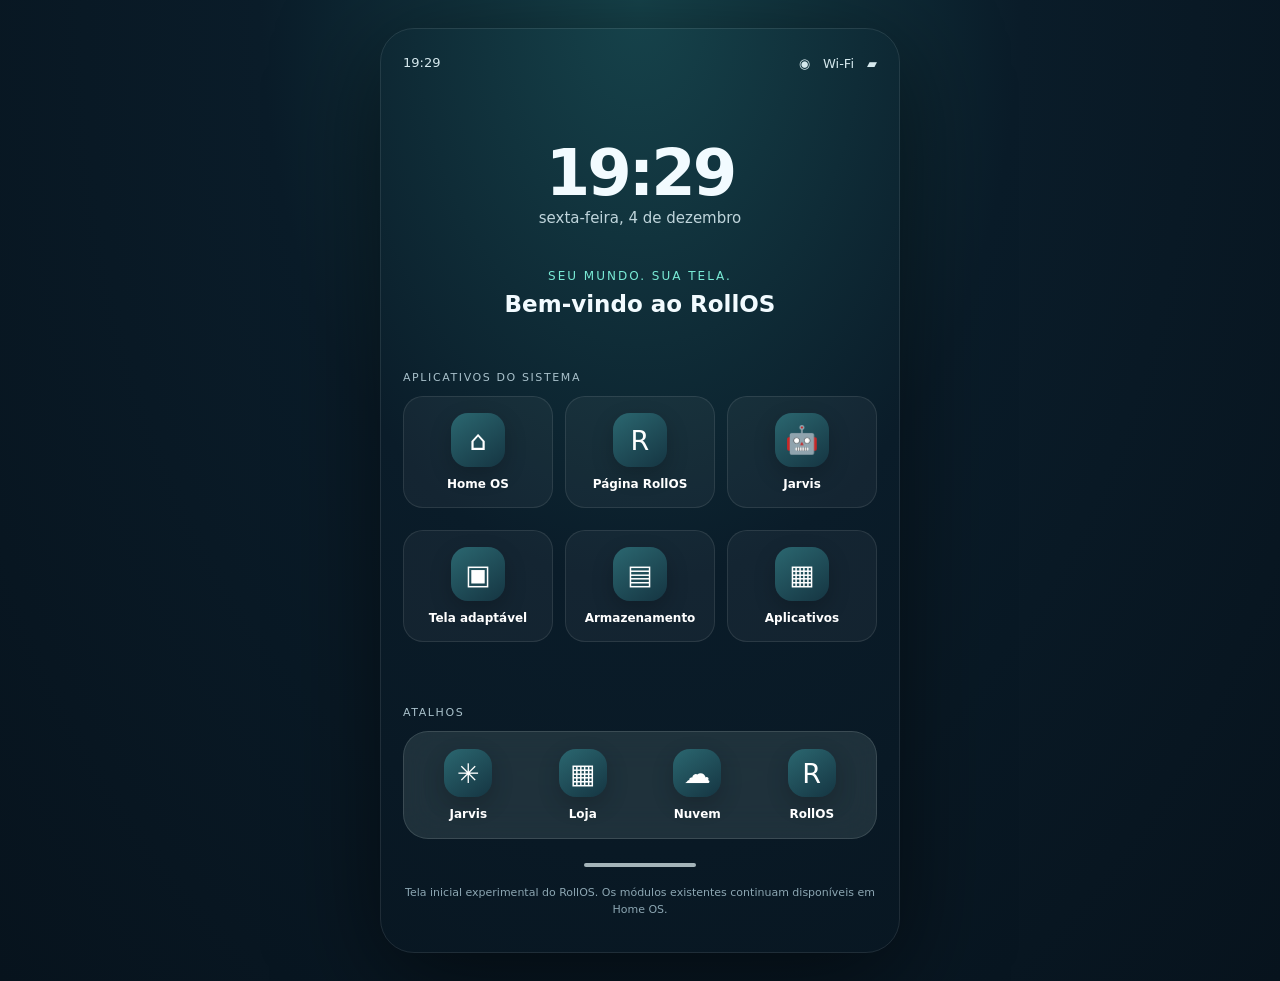
<file: index.html>
<!doctype html>
<html lang="pt-BR"><head><meta charset="utf-8"><meta name="viewport" content="width=device-width,initial-scale=1,viewport-fit=cover"><meta name="theme-color" content="#07131d"><meta name="description" content="Tela inicial do RollOS"><title>RollOS — Início</title><style>
:root{color-scheme:dark;--bg:#07131d;--panel:#102532;--mint:#79ead5;--muted:#a4b7c4;--line:#284553}*{box-sizing:border-box}body{margin:0;min-height:100vh;background:radial-gradient(ellipse at 50% 0,#16434b 0,#0a1c29 42%,#07131d 100%);color:#f2fbff;font-family:system-ui,-apple-system,Segoe UI,sans-serif}.phone-home{max-width:520px;min-height:100vh;margin:auto;padding:26px 22px 34px;display:flex;flex-direction:column}.status{display:flex;justify-content:space-between;font-size:13px;color:#d5e8ed}.clock{text-align:center;margin:58px 0 42px}.clock strong{display:block;font-size:64px;line-height:1.1;letter-spacing:-3px}.clock span{color:#c0d5dc;font-size:15px}.welcome{font-size:12px;letter-spacing:2px;color:var(--mint);text-align:center}.launcher-title{text-align:center;font-size:23px;margin:8px 0 24px}.app-grid{display:grid;grid-template-columns:repeat(3,1fr);gap:22px 12px}.app{border:1px solid #ffffff18;background:#ffffff0b;border-radius:20px;min-height:112px;color:white;text-decoration:none;display:flex;flex-direction:column;align-items:center;justify-content:center;gap:10px;padding:12px 5px;transition:.18s}.app:active,.app:hover{background:#ffffff19;transform:scale(.97)}.app-icon{width:54px;height:54px;border-radius:17px;display:grid;place-items:center;background:linear-gradient(145deg,#2b6770,#153542);font-size:27px;box-shadow:0 8px 22px #0003}.app b{font-size:12px;font-weight:600}.section{margin:30px 0 12px;color:#a9c1cb;font-size:11px;letter-spacing:1.6px}.dock{margin-top:auto;padding-top:34px}.dock-items{display:grid;grid-template-columns:repeat(4,1fr);gap:12px;padding:13px;background:#d8f7f21b;border:1px solid #ffffff20;border-radius:25px;backdrop-filter:blur(18px)}.dock .app{min-height:75px;border:0;background:transparent;padding:4px}.dock .app-icon{width:48px;height:48px}.home-indicator{width:112px;height:4px;background:#d8e8eb;border-radius:9px;margin:24px auto 0;opacity:.75}.hint{text-align:center;color:#8ca6b2;font-size:11px;margin:18px 0 0;line-height:1.5}@media(min-width:700px){.phone-home{min-height:900px;max-height:1000px;border:1px solid #ffffff18;border-radius:34px;margin:28px auto;box-shadow:0 25px 100px #0008}.clock{margin-top:65px}}
</style></head>
<body><main class="phone-home"><div class="status"><span id="status-time">--:--</span><span>◉　Wi-Fi　▰</span></div><header class="clock"><strong id="clock">--:--</strong><span id="date"></span></header><div class="welcome">SEU MUNDO. SUA TELA.</div><h1 class="launcher-title">Bem-vindo ao RollOS</h1>
<div class="section">APLICATIVOS DO SISTEMA</div><nav class="app-grid" aria-label="Aplicativos">
<a class="app" href="/home-os.html"><span class="app-icon">⌂</span><b>Home OS</b></a>
<a class="app" href="/rollos.html"><span class="app-icon">R</span><b>Página RollOS</b></a>
<a class="app" href="/home-os.html#ai"><span class="app-icon">🤖</span><b>Jarvis</b></a>
<a class="app" href="/home-os.html#display"><span class="app-icon">▣</span><b>Tela adaptável</b></a>
<a class="app" href="/home-os.html#storage"><span class="app-icon">▤</span><b>Armazenamento</b></a>
<a class="app" href="/home-os.html#apps"><span class="app-icon">▦</span><b>Aplicativos</b></a>
</nav><div class="dock"><div class="section">ATALHOS</div><div class="dock-items">
<a class="app" href="/home-os.html#ai"><span class="app-icon">✳</span><b>Jarvis</b></a>
<a class="app" href="/home-os.html#apps"><span class="app-icon">▦</span><b>Loja</b></a>
<a class="app" href="/home-os.html#storage"><span class="app-icon">☁</span><b>Nuvem</b></a>
<a class="app" href="/rollos.html"><span class="app-icon">R</span><b>RollOS</b></a>
</div><div class="home-indicator"></div><p class="hint">Tela inicial experimental do RollOS. Os módulos existentes continuam disponíveis em Home OS.</p></div></main>
<script>function updateClock(){const d=new Date();const time=d.toLocaleTimeString('pt-BR',{hour:'2-digit',minute:'2-digit'});document.getElementById('clock').textContent=time;document.getElementById('status-time').textContent=time;document.getElementById('date').textContent=d.toLocaleDateString('pt-BR',{weekday:'long',day:'numeric',month:'long'});}updateClock();setInterval(updateClock,15000);</script></body></html>
</file>
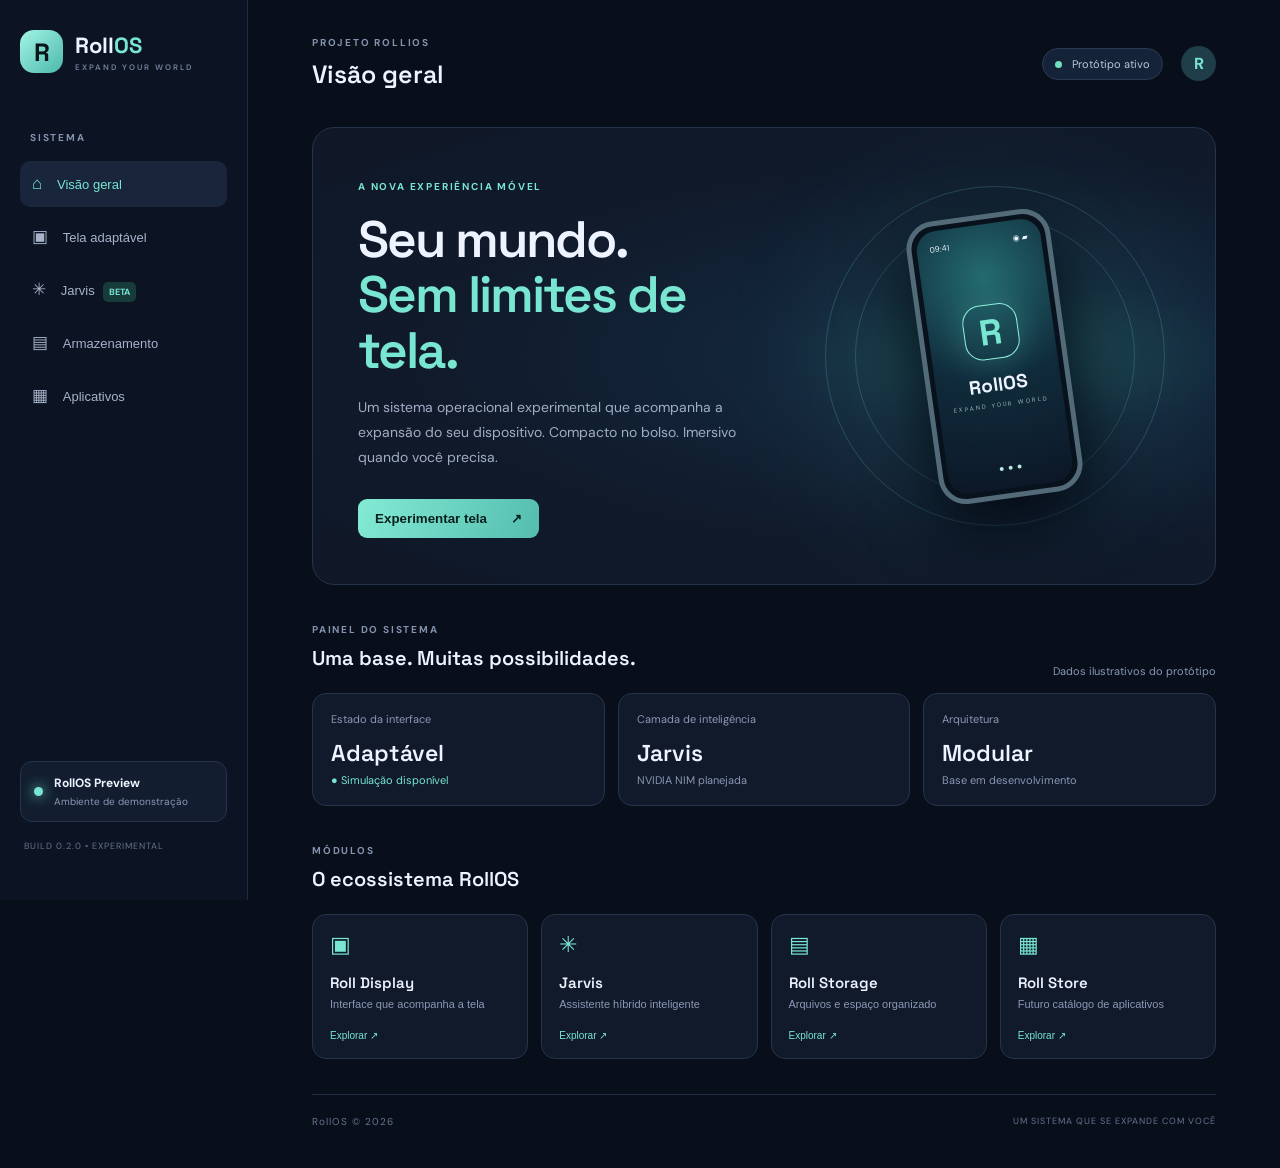
<file: home-os.html>
<!doctype html>
<html lang="pt-BR">
<head>
  <meta charset="utf-8"><meta name="viewport" content="width=device-width,initial-scale=1">
  <meta name="theme-color" content="#090e1b"><meta name="description" content="RollOS — sistema experimental para dispositivos com tela enrolável e IA integrada">
  <title>RollOS — Sistema que se expande</title><link rel="stylesheet" href="web/styles.css">
</head>
<body>
  <div class="app-shell">
    <aside class="sidebar">
      <a class="brand" href="#"><span class="brand-mark">R</span><span>Roll<span class="mint">OS</span><small>EXPAND YOUR WORLD</small></span></a>
      <div class="nav-label">SISTEMA</div>
      <button class="nav active" data-target="home">⌂ <span>Visão geral</span></button>
      <button class="nav" data-target="display">▣ <span>Tela adaptável</span></button>
      <button class="nav" data-target="ai">✳ <span>Jarvis</span><i class="tag">BETA</i></button>
      <button class="nav" data-target="storage">▤ <span>Armazenamento</span></button>
      <button class="nav" data-target="apps">▦ <span>Aplicativos</span></button>
      <div class="sidebar-bottom"><div class="device"><span class="pulse"></span><div><b>RollOS Preview</b><small>Ambiente de demonstração</small></div></div><small class="version">BUILD 0.2.0 • EXPERIMENTAL</small></div>
    </aside>
    <main class="main">
      <header class="topbar"><div><span class="eyebrow">PROJETO ROLLIOS</span><h1 id="page-title">Visão geral</h1></div><div class="top-right"><span class="status"><i></i> Protótipo ativo</span><div class="avatar">R</div></div></header>
      <section class="view active" id="home">
        <div class="hero"><div class="hero-copy"><span class="eyebrow mint">A NOVA EXPERIÊNCIA MÓVEL</span><h2>Seu mundo.<br><span>Sem limites de tela.</span></h2><p>Um sistema operacional experimental que acompanha a expansão do seu dispositivo. Compacto no bolso. Imersivo quando você precisa.</p><button class="primary" data-open="display">Experimentar tela <b>↗</b></button></div><div class="phone-stage"><div class="glow"></div><div class="phone"><div class="screen"><div class="screen-top"><span>09:41</span><span>◉  ▰</span></div><div class="screen-logo">R</div><div class="screen-word">RollOS</div><div class="screen-caption">EXPAND YOUR WORLD</div><div class="screen-dots"><i></i><i></i><i></i></div></div></div><div class="orbit orbit-one"></div><div class="orbit orbit-two"></div></div></div>
        <div class="section-heading"><div><span class="eyebrow">PAINEL DO SISTEMA</span><h3>Uma base. Muitas possibilidades.</h3></div><span class="muted">Dados ilustrativos do protótipo</span></div>
        <div class="metrics"><article class="metric"><span>Estado da interface</span><b class="metric-value">Adaptável</b><small class="good">● Simulação disponível</small></article><article class="metric"><span>Camada de inteligência</span><b class="metric-value">Jarvis</b><small class="muted">NVIDIA NIM planejada</small></article><article class="metric"><span>Arquitetura</span><b class="metric-value">Modular</b><small class="muted">Base em desenvolvimento</small></article></div>
        <div class="section-heading"><div><span class="eyebrow">MÓDULOS</span><h3>O ecossistema RollOS</h3></div></div>
        <div class="module-grid"><button class="module" data-open="display"><span>▣</span><b>Roll Display</b><small>Interface que acompanha a tela</small><em>Explorar ↗</em></button><button class="module" data-open="ai"><span>✳</span><b>Jarvis</b><small>Assistente híbrido inteligente</small><em>Explorar ↗</em></button><button class="module" data-open="storage"><span>▤</span><b>Roll Storage</b><small>Arquivos e espaço organizado</small><em>Explorar ↗</em></button><button class="module" data-open="apps"><span>▦</span><b>Roll Store</b><small>Futuro catálogo de aplicativos</small><em>Explorar ↗</em></button></div>
      </section>
      <section class="view" id="display"><div class="intro"><span class="eyebrow mint">ROLL DISPLAY</span><h2>A tela cresce.<br><span>A experiência acompanha.</span></h2><p>Arraste o controle para simular a expansão do painel. Esta demonstração altera o layout virtual; não controla hardware físico.</p></div><div class="display-lab"><div class="lab-head"><div><b>Simulador de tela enrolável</b><small>Pré-visualização interativa</small></div><span class="live-pill">● AO VIVO</span></div><div class="device-wrap"><div class="demo-device" id="demo-device"><div class="demo-screen"><div class="demo-status"><span>09:41</span><span>◉  ▰</span></div><div class="demo-content"><div class="demo-greeting">Bom dia.</div><div class="demo-title">Tudo flui<br>com você.</div><div class="demo-widget"><span>JARVIS</span><b>Como posso ajudar?</b></div><div class="demo-apps"><i>✳</i><i>▤</i><i>▦</i><i>◉</i></div></div></div></div></div><div class="range-row"><label for="expansion">EXPANSÃO DA TELA</label><b id="expansion-value">38%</b></div><input id="expansion" type="range" min="38" max="100" value="38"><div class="range-labels"><span>Compacta</span><span>Expandida</span></div><div class="mode-note" id="mode-note">Modo compacto · interface de uma coluna</div></div></section>
      <section class="view" id="ai"><div class="intro"><span class="eyebrow mint">ROLL AI</span><h2>Inteligência que<br><span>faz parte do sistema.</span></h2><p>Arquitetura planejada para combinar serviços locais com NVIDIA NIM na nuvem. A conexão real será ativada com configuração segura no backend.</p></div><div class="ai-panel"><div class="ai-head"><div class="ai-icon" aria-label="Robô Jarvis">🤖</div><div><b>Jarvis — Assistente RollOS</b><small>Assistente inteligente · NVIDIA Nemotron</small></div><span class="tag">CONCEITO</span></div><div class="chat-area" id="chat-area"><div class="assistant-message">Olá! Eu sou o Jarvis, seu assistente do RollOS. Você pode conversar comigo digitando ou usando o microfone. A conexão segura com NVIDIA Nemotron é feita pelo servidor.</div></div><div class="voice-controls"><button type="button" id="voice-start" class="voice-button">🎙️ Falar com Jarvis</button><button type="button" id="voice-stop" class="voice-button secondary" disabled>Parar microfone</button><label class="voice-toggle"><input type="checkbox" id="voice-reply" checked> Responder em voz alta</label><span id="voice-status" aria-live="polite">Voz pronta quando o navegador oferecer suporte.</span></div><form id="chat-form"><input id="chat-input" placeholder="Digite uma mensagem para o Jarvis..." autocomplete="off"><button class="primary">Enviar ↗</button></form></div></section>
      <section class="view" id="storage"><div class="intro"><span class="eyebrow mint">ROLL STORAGE</span><h2>Seus dados.<br><span>Organizados com inteligência.</span></h2><p>Painel conceitual de armazenamento. Os números abaixo são exemplos de interface, não leitura do disco do seu aparelho.</p></div><div class="storage-panel"><div class="storage-total"><div><small>ARMAZENAMENTO DE DEMONSTRAÇÃO</small><h3>128 <span>GB</span></h3><p>Capacidade ilustrativa</p></div><div class="storage-ring"><b>64%</b></div></div><div class="storage-bar"><i></i></div><div class="storage-legend"><span><i class="used"></i> Sistema <b>18 GB</b></span><span><i class="apps-used"></i> Aplicativos <b>34 GB</b></span><span><i class="free"></i> Livre <b>76 GB</b></span></div></div><div class="notice">ⓘ O gerenciamento real de partições, cache e arquivos será implementado na camada nativa do RollOS.</div></section>
      <section class="view" id="apps"><div class="intro"><span class="eyebrow mint">ROLL STORE</span><h2>Um ecossistema<br><span>feito para se expandir.</span></h2><p>Catálogo conceitual para aplicativos nativos, web apps e, futuramente, compatibilidade opcional com Android.</p></div><div class="module-grid app-grid"><article class="module"><span>◉</span><b>Navegador</b><small>Web com interface adaptável</small><em>Planejado</em></article><article class="module"><span>♫</span><b>Mídia</b><small>Áudio e vídeo</small><em>Planejado</em></article><article class="module"><span>⌁</span><b>Jogos</b><small>Experiências em tela ampla</small><em>Planejado</em></article><article class="module"><span>✳</span><b>Assistente</b><small>IA integrada ao sistema</small><em>Em protótipo</em></article></div></section>
      <footer>RollOS © 2026 <span>UM SISTEMA QUE SE EXPANDE COM VOCÊ</span></footer>
    </main>
  </div><script src="web/app.js"></script>
</body></html>
</file>
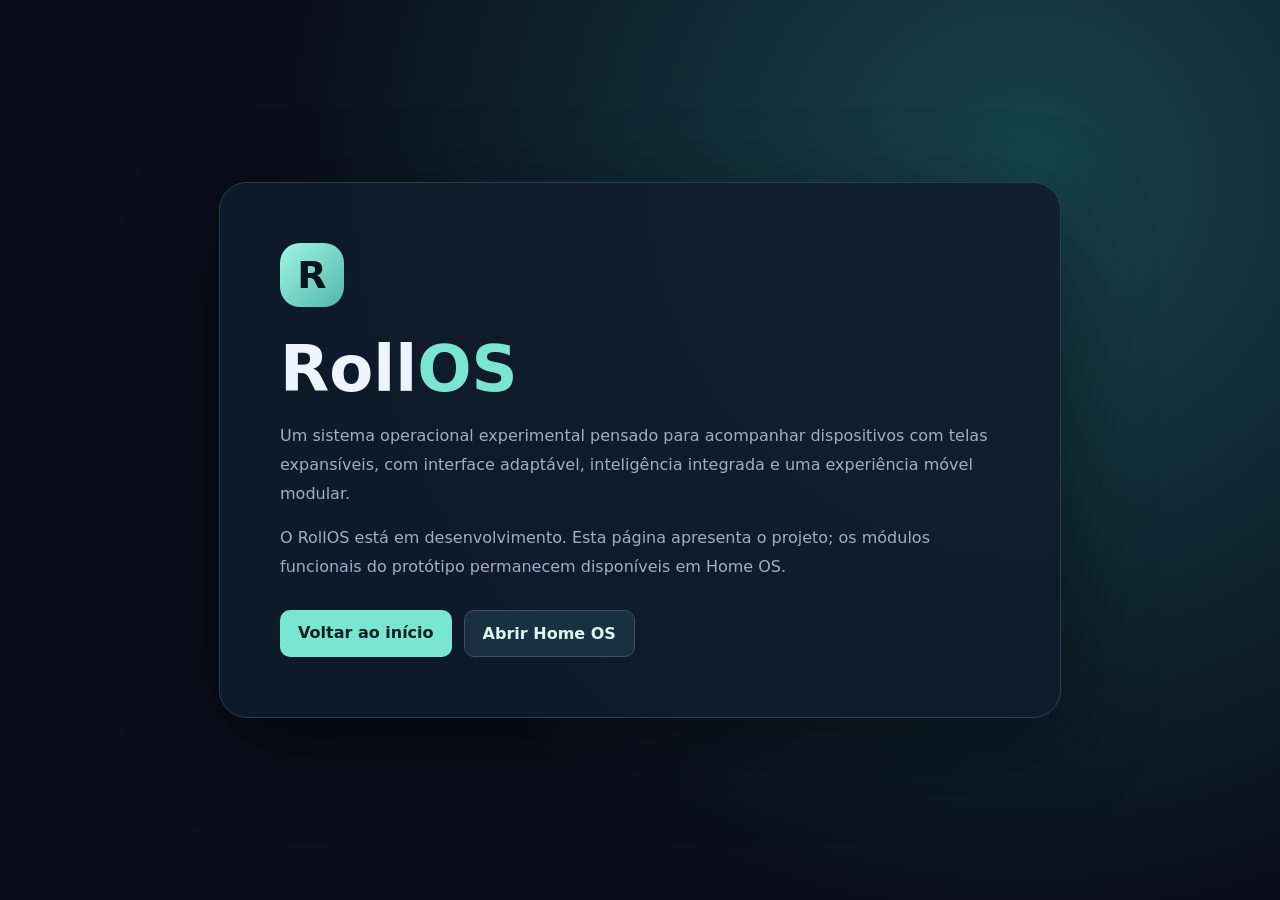
<file: rollos.html>
<!doctype html><html lang="pt-BR"><head><meta charset="utf-8"><meta name="viewport" content="width=device-width,initial-scale=1"><meta name="theme-color" content="#090e1b"><title>RollOS — Sobre o sistema</title><style>body{margin:0;min-height:100vh;background:radial-gradient(circle at 80% 20%,#16434b,#090e1b 60%);color:#edf3ff;font-family:system-ui,sans-serif;display:grid;place-items:center;padding:24px;box-sizing:border-box}.card{max-width:720px;padding:clamp(28px,6vw,60px);border:1px solid #294052;border-radius:28px;background:#101b2bdc;box-shadow:0 25px 90px #0006}.mark{width:64px;height:64px;display:grid;place-items:center;border-radius:20px;background:linear-gradient(135deg,#a2f5e4,#4eb8ad);color:#08151a;font-size:38px;font-weight:800}h1{font-size:clamp(38px,7vw,64px);margin:25px 0 12px}h1 span{color:#78e6d1}p{color:#a0aec5;line-height:1.8}.actions{display:flex;gap:12px;flex-wrap:wrap;margin-top:28px}a{padding:13px 18px;border-radius:10px;text-decoration:none;font-weight:700;background:#78e6d1;color:#09201f}a.secondary{background:#1a3040;color:#d9f8f2;border:1px solid #345364}</style></head><body><main class="card"><div class="mark">R</div><h1>Roll<span>OS</span></h1><p>Um sistema operacional experimental pensado para acompanhar dispositivos com telas expansíveis, com interface adaptável, inteligência integrada e uma experiência móvel modular.</p><p>O RollOS está em desenvolvimento. Esta página apresenta o projeto; os módulos funcionais do protótipo permanecem disponíveis em Home OS.</p><div class="actions"><a href="/">Voltar ao início</a><a class="secondary" href="/home-os.html">Abrir Home OS</a></div></main></body></html>
</file>
<file: web/styles.css>
@import url('https://fonts.googleapis.com/css2?family=DM+Sans:wght@400;500;600;700&family=Space+Grotesk:wght@400;500;600;700&display=swap');
:root{--bg:#090e1b;--panel:#111a2b;--panel2:#151f33;--line:#26334a;--text:#edf3ff;--muted:#8998b4;--mint:#78e6d1;--blue:#8aa9ff}*{box-sizing:border-box}body{margin:0;background:var(--bg);color:var(--text);font-family:'DM Sans',sans-serif}.app-shell{min-height:100vh;display:grid;grid-template-columns:248px 1fr}.sidebar{height:100vh;position:sticky;top:0;padding:30px 20px;background:#0c1322;border-right:1px solid #202b40;display:flex;flex-direction:column}.brand{display:flex;align-items:center;gap:12px;color:var(--text);text-decoration:none;font:700 22px 'Space Grotesk'}.brand-mark{width:43px;height:43px;border-radius:14px;display:grid;place-items:center;color:#08151a;background:linear-gradient(135deg,#a2f5e4,#4eb8ad);font-size:25px}.brand small{display:block;color:#71809b;font:600 8px 'DM Sans';letter-spacing:2px;margin-top:3px}.mint{color:var(--mint)!important}.nav-label,.eyebrow{font-size:10px;letter-spacing:1.8px;font-weight:700;color:#8493ae}.nav-label{margin:58px 0 14px 10px}.nav{width:100%;border:0;background:transparent;color:#a6b3ca;text-align:left;padding:13px 12px;border-radius:10px;font-size:17px;margin:3px 0;cursor:pointer}.nav span{font-size:13px;margin-left:10px}.nav.active,.nav:hover{background:#18253a;color:var(--mint)}.tag{font:700 9px 'DM Sans';color:var(--mint);background:#173b3b;border-radius:5px;padding:4px 6px;margin-left:8px}.sidebar-bottom{margin-top:auto}.device{display:flex;align-items:center;gap:11px;background:#121e30;padding:13px;border:1px solid #25334a;border-radius:12px}.device b,.device small{display:block}.device b{font-size:12px}.device small{font-size:10px;color:var(--muted);margin-top:4px}.pulse{width:9px;height:9px;border-radius:50%;background:var(--mint);box-shadow:0 0 13px var(--mint)}.version{display:block;color:#64738c;font-size:9px;letter-spacing:1px;margin:18px 4px}.main{max-width:1500px;width:100%;margin:auto;padding:30px 5vw 20px}.topbar{display:flex;justify-content:space-between;align-items:center;margin-bottom:30px}.topbar h1{font:600 25px 'Space Grotesk';margin:7px 0}.top-right{display:flex;align-items:center;gap:18px}.status,.live-pill{font-size:11px;color:#b9c8dc;background:#142338;border:1px solid #2a3a53;border-radius:30px;padding:8px 12px}.status i{display:inline-block;width:7px;height:7px;background:#72dfbd;border-radius:50%;margin-right:7px}.avatar{width:35px;height:35px;display:grid;place-items:center;border-radius:50%;background:#203d4a;color:var(--mint);font-weight:700}.view{display:none}.view.active{display:block}.hero{min-height:350px;border:1px solid #26354b;border-radius:22px;overflow:hidden;background:radial-gradient(ellipse at 78% 50%,#193f4b 0,#13263a 24%,#101a2b 60%,#101827 100%);display:flex;align-items:center;position:relative}.hero-copy{padding:46px 5%;max-width:55%;position:relative;z-index:2}.hero h2,.intro h2{font:600 clamp(32px,4vw,52px)/1.08 'Space Grotesk';letter-spacing:-2px;margin:17px 0}.hero h2 span,.intro h2 span{color:var(--mint)}.hero p,.intro p{max-width:490px;color:#a0aec5;font-size:14px;line-height:1.8}.primary{border:0;background:linear-gradient(110deg,#83ead4,#54bdae);color:#09201f;border-radius:9px;padding:12px 17px;font-weight:700;cursor:pointer;margin-top:15px}.primary b{margin-left:20px}.phone-stage{position:absolute;right:10%;width:260px;height:330px;display:grid;place-items:center}.glow{position:absolute;width:220px;height:220px;border-radius:50%;background:#63e4ce;filter:blur(90px);opacity:.23}.phone{width:145px;height:285px;border:5px solid #536b78;border-radius:28px;padding:5px;background:#08121d;box-shadow:0 25px 70px #020710;transform:rotate(-8deg);z-index:1}.screen{height:100%;border-radius:20px;background:radial-gradient(circle at 50% 20%,#246b70,#102b3b 48%,#0c1727);display:flex;align-items:center;justify-content:center;flex-direction:column;position:relative}.screen-top,.demo-status{position:absolute;top:13px;left:13px;right:13px;display:flex;justify-content:space-between;font-size:8px}.screen-logo{width:55px;height:55px;border:1px solid #8df1dc;border-radius:18px;display:grid;place-items:center;color:var(--mint);font:700 36px 'Space Grotesk';box-shadow:0 0 30px #74ead533}.screen-word{font:700 19px 'Space Grotesk';margin-top:13px}.screen-caption{font-size:6px;letter-spacing:2px;color:#9bbdbd;margin-top:4px}.screen-dots{position:absolute;bottom:18px;display:flex;gap:5px}.screen-dots i{width:4px;height:4px;border-radius:50%;background:#b6eadd}.orbit{position:absolute;border:1px solid #73ddcd35;border-radius:50%;width:280px;height:280px}.orbit-two{width:340px;height:340px}.section-heading{display:flex;justify-content:space-between;align-items:end;margin:32px 0 15px}.section-heading h3{font:600 20px 'Space Grotesk';margin:7px 0}.muted{color:var(--muted);font-size:11px}.metrics{display:grid;grid-template-columns:repeat(3,1fr);gap:13px}.metric{background:var(--panel);border:1px solid var(--line);border-radius:14px;padding:18px}.metric>span,.metric small{display:block;color:var(--muted);font-size:11px}.metric-value{display:block;font:600 23px 'Space Grotesk';margin:12px 0 5px}.good{color:var(--mint)!important}.module-grid{display:grid;grid-template-columns:repeat(4,1fr);gap:13px;margin-bottom:35px}.module{min-height:145px;background:var(--panel);border:1px solid var(--line);border-radius:14px;padding:17px;text-align:left;color:var(--text);display:flex;flex-direction:column;align-items:flex-start;cursor:pointer}.module>span{font-size:22px;color:var(--mint);margin-bottom:15px}.module b{font:600 15px 'Space Grotesk'}.module small{font-size:11px;color:var(--muted);margin-top:6px}.module em{font-style:normal;color:var(--mint);font-size:10px;margin-top:auto;padding-top:15px}.module:hover{border-color:#5dbfac;transform:translateY(-2px);transition:.2s}.intro{padding:30px 0 22px}.intro h2{font-size:43px}.display-lab,.ai-panel,.storage-panel{max-width:850px;background:var(--panel);border:1px solid var(--line);border-radius:18px;padding:22px;margin-bottom:30px}.lab-head,.ai-head{display:flex;justify-content:space-between;align-items:center}.lab-head b,.ai-head b{display:block;font:600 15px 'Space Grotesk'}.lab-head small,.ai-head small{display:block;color:var(--muted);font-size:11px;margin-top:5px}.device-wrap{height:320px;display:flex;justify-content:center;align-items:center;overflow:hidden;background:radial-gradient(ellipse,#1c3c49 0,#111b2b 62%,#111a2b 100%);border-radius:13px;margin:20px 0}.demo-device{width:220px;height:260px;border:6px solid #657b85;border-radius:26px;padding:5px;background:#06101a;transition:width .35s ease;box-shadow:0 20px 55px #020811}.demo-screen{height:100%;border-radius:17px;position:relative;overflow:hidden;background:linear-gradient(145deg,#163d4b,#0b1828)}.demo-content{padding:40px 17px 15px}.demo-greeting{font-size:12px;color:#a6c8c5}.demo-title{font:600 29px/1.05 'Space Grotesk';margin-top:6px}.demo-widget{margin-top:20px;background:#ffffff12;border:1px solid #ffffff18;border-radius:10px;padding:11px}.demo-widget span,.demo-widget b{display:block}.demo-widget span{font-size:8px;color:var(--mint);letter-spacing:1px}.demo-widget b{font-size:11px;margin-top:5px}.demo-apps{display:flex;justify-content:space-between;margin-top:16px}.demo-apps i{font-style:normal;background:#b3eee31c;border:1px solid #b3eee329;border-radius:9px;width:32px;height:32px;display:grid;place-items:center;color:var(--mint)}.range-row{display:flex;justify-content:space-between;font-size:10px;letter-spacing:1px;color:#9eabc1;margin-top:15px}.range-row b{color:var(--mint);font-size:13px}input[type=range]{width:100%;accent-color:#75e4d0;margin:17px 0}.range-labels{display:flex;justify-content:space-between;color:var(--muted);font-size:10px}.mode-note{margin-top:16px;color:var(--mint);font-size:11px;background:#15302f;padding:11px;border-radius:8px}.ai-icon{width:40px;height:40px;border-radius:12px;background:#183d3b;color:var(--mint);display:grid;place-items:center;font-size:22px;margin-right:12px}.ai-head{justify-content:flex-start}.ai-head .tag{margin-left:auto}.chat-area{min-height:170px;margin:22px 0;padding:16px;background:#0b1423;border:1px solid #25334a;border-radius:12px}.assistant-message,.user-message{max-width:85%;padding:12px 14px;border-radius:12px;background:#18283b;color:#c8d5e8;font-size:12px;line-height:1.7}.user-message{margin:12px 0 12px auto;background:#16413e;color:#d7fff5}#chat-form{display:flex;gap:10px}#chat-input{flex:1;min-width:0;background:#0b1423;border:1px solid #2a3b54;border-radius:9px;padding:12px;color:white}#chat-form .primary{margin:0}.storage-total{display:flex;justify-content:space-between;align-items:center}.storage-total small{color:var(--muted);font-size:9px;letter-spacing:1px}.storage-total h3{font:600 34px 'Space Grotesk';margin:10px 0}.storage-total h3 span{font-size:14px;color:var(--muted)}.storage-total p{font-size:11px;color:var(--muted)}.storage-ring{width:95px;height:95px;border-radius:50%;display:grid;place-items:center;background:radial-gradient(closest-side,var(--panel) 78%,transparent 80%),conic-gradient(var(--mint) 64%,#2c3b50 0)}.storage-ring b{font:600 20px 'Space Grotesk'}.storage-bar{height:9px;background:#29384e;border-radius:9px;overflow:hidden;margin:25px 0 15px}.storage-bar i{display:block;width:40.6%;height:100%;background:var(--mint);border-radius:9px}.storage-legend{display:flex;gap:25px;flex-wrap:wrap}.storage-legend span{font-size:11px;color:var(--muted)}.storage-legend b{color:var(--text);margin-left:7px}.storage-legend i{display:inline-block;width:8px;height:8px;border-radius:50%;margin-right:5px}.used{background:var(--mint)}.apps-used{background:#8aa9ff}.free{background:#596981}.notice{max-width:850px;color:#b3c0d3;background:#152338;border:1px solid #2c4059;border-radius:10px;padding:14px;font-size:11px}.app-grid{max-width:850px}footer{border-top:1px solid #202c40;padding:20px 0;color:#65748e;font-size:10px;display:flex;justify-content:space-between;letter-spacing:1px}footer span{font-size:9px}@media(max-width:1000px){.app-shell{grid-template-columns:205px 1fr}.main{padding:25px 3vw}.module-grid{grid-template-columns:repeat(2,1fr)}.hero-copy{max-width:60%}.phone-stage{right:4%}}@media(max-width:700px){.app-shell{display:block}.sidebar{height:auto;position:relative;padding:13px 15px;border-right:0;border-bottom:1px solid #202b40;display:block}.brand{font-size:18px}.brand-mark{width:36px;height:36px}.nav-label,.sidebar-bottom{display:none}.sidebar .nav{width:auto;padding:9px 10px;margin:10px 2px 0;font-size:14px}.nav span{font-size:11px;margin-left:5px}.nav .tag{display:none}.main{padding:20px 15px}.topbar{margin-bottom:18px}.topbar h1{font-size:21px}.status{font-size:9px;padding:7px}.hero{min-height:470px;align-items:flex-start}.hero-copy{max-width:100%;padding:28px 23px}.hero h2{font-size:39px}.phone-stage{right:50%;transform:translateX(50%);top:245px;height:220px;width:220px}.phone{height:185px;width:100px;border-radius:20px}.screen{border-radius:14px}.screen-logo{width:40px;height:40px;font-size:27px}.screen-word{font-size:14px}.orbit{width:190px;height:190px}.orbit-two{width:230px;height:230px}.metrics{grid-template-columns:1fr}.metric{padding:14px}.section-heading{align-items:flex-start;gap:10px;flex-direction:column}.module-grid{grid-template-columns:repeat(2,minmax(0,1fr));gap:9px}.module{padding:13px;min-height:140px}.intro{padding:15px 0}.intro h2{font-size:34px}.display-lab,.ai-panel,.storage-panel{padding:14px}.device-wrap{height:270px}.demo-device{height:220px}.storage-total h3{font-size:29px}.storage-ring{width:78px;height:78px}.storage-legend{gap:12px;flex-direction:column}#chat-form{flex-direction:column}#chat-form .primary{width:100%}footer{gap:10px;flex-direction:column}footer span{line-height:1.5}}
.voice-controls{display:flex;align-items:center;gap:10px;flex-wrap:wrap;margin:0 0 14px}.voice-button{border:1px solid #4d9f93;background:#143d3b;color:#d8fff6;border-radius:9px;padding:10px 13px;font-weight:700;cursor:pointer}.voice-button.secondary{background:#18283b;border-color:#34455f}.voice-button:disabled{opacity:.45;cursor:not-allowed}.voice-toggle{display:flex;align-items:center;gap:6px;color:#aab8ce;font-size:11px}.voice-toggle input{accent-color:#78e6d1}#voice-status{color:#91a3bd;font-size:10px;flex-basis:100%}#chat-form button:disabled{opacity:.55;cursor:wait}
</file>
